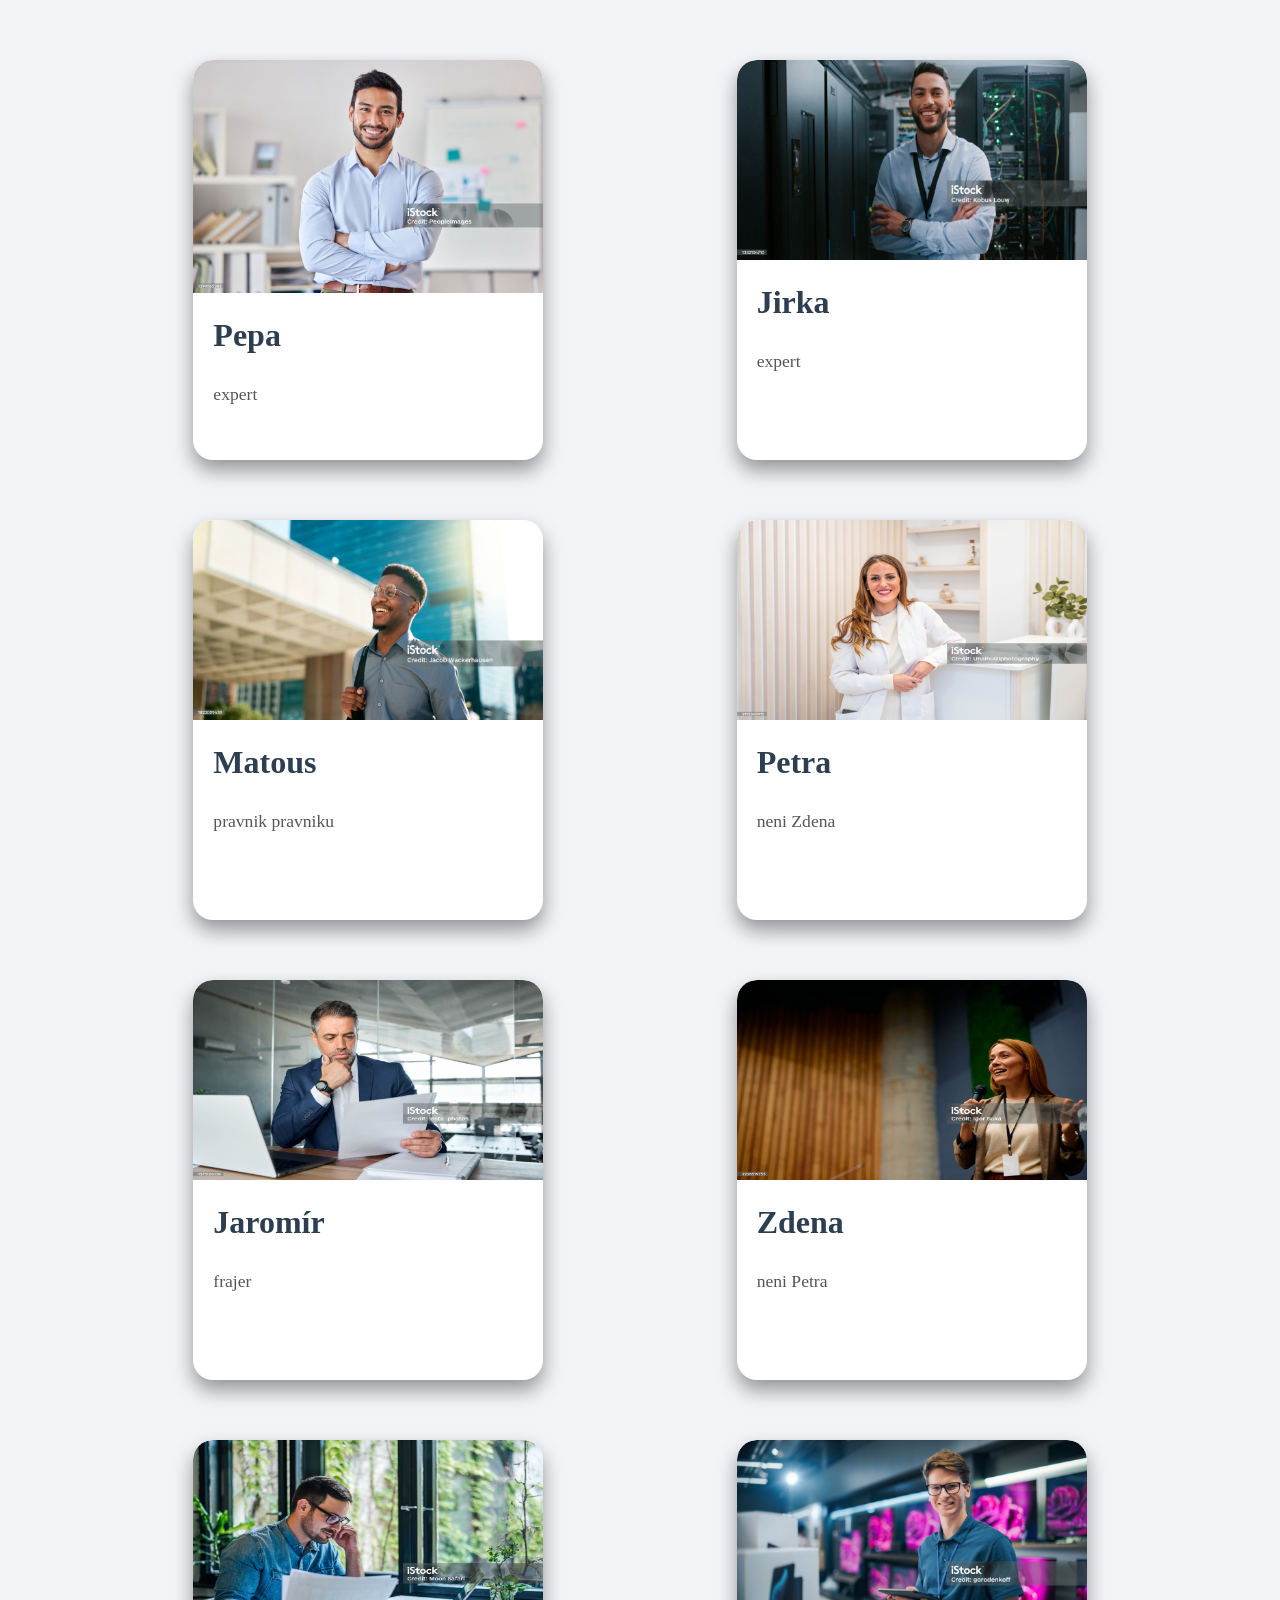
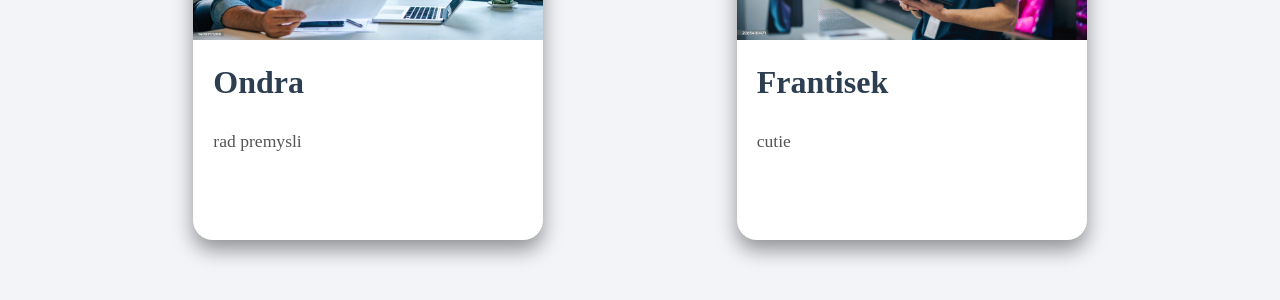
<file: karty/index.html>
<!DOCTYPE html>
<html lang="en">
<head>
    <meta charset="UTF-8">
    <meta name="viewport" content="width=device-width, initial-scale=1.0">
    <title>Karty</title>
    <link rel="stylesheet" href="style.css">

</head>
<body>
    <div class="karta1">
        <img src="istockphoto-1399565382-2048x2048.jpg">
        <h1>
           Pepa
        </h1>
        <p>
            expert
        </p>
    </div>
    <div class="karta2">
        <img src="istockphoto-1332104710-2048x2048.jpg">
        <h1>
           Jirka
        </h1>
        <p>
            expert
        </p>
    </div>
    <div class="karta3">
        <img src="istockphoto-1822009439-2048x2048.jpg">
        <h1>
           Matous
        </h1>
        <p>
            pravnik pravniku
        </p>
    </div>
    <div class="karta4">
        <img src="istockphoto-2115368915-2048x2048.jpg">
        <h1>
           Petra
        </h1>
        <p>
            neni Zdena
        </p>
    </div>
    <div class="karta5">
        <img src="istockphoto-1575126038-2048x2048.jpg">
        <h1>
           Jaromír
        </h1>
        <p>
            frajer
        </p>
    </div>
    <div class="karta6">
        <img src="istockphoto-2228519753-2048x2048.jpg">
        <h1>
           Zdena
        </h1>
        <p>
            neni Petra
        </p>
    </div>
    <div class="karta7">
        <img src="istockphoto-1409751288-2048x2048.jpg">
        <h1>
           Ondra
        </h1>
        <p>
            rad premysli
        </p>
    </div>
    <div class="karta8">
        <img src="istockphoto-2065400471-2048x2048.jpg">
        <h1>
           Frantisek
        </h1>
        <p>
            cutie
        </p>
    </div>
</body>
</html>
</file>
<file: karty/style.css>
*{
    margin: 0;
    padding: 0;
    box-sizing: border-box;
}


body {
    background-color: #f2f4f8;
    color: #333;
    padding: 30px;

    display: flex;
    flex-direction: row;
    flex-wrap: wrap;
    align-items: center;
    justify-content: space-evenly
}


.karta1 {
    width: 350px;
    height: 400px;
    margin: 30px;
    background-color: white;
    border: 15px black;
    border-radius: 20px;
    overflow: hidden;
    box-shadow: 0 10px 20px rgb(0, 0, 0, 0.4);
}

.karta1 img {
    width: 350px;
    height: auto;
    overflow: hidden;
    border-radius: 20px 20px 0 0;
}

.karta1 h1 {
    padding: 20px;
    margin-bottom: 10px;
    color: #2c3e50;
    text-decoration: none;
    font-weight: 600;
    font-size: 200%;
}

.karta1 p {
    padding-left: 20px;
    padding-right: 20px;
    margin-bottom: 25px;
    color: #555;
    text-decoration: none;
    font-weight: 5;
    font-size: 110%;
}

.karta2 {
    width: 350px;
    height: 400px;
    margin: 30px;
    background-color: white;
    border: 15px black;
    border-radius: 20px;
    overflow: hidden;
    box-shadow: 0 10px 20px rgb(0, 0, 0, 0.4);
}

.karta2 img {
    width: 100%;
    height: 200px;
    overflow: hidden;
    border-radius: 20px 20px 0 0;
}

.karta2 h1 {
    padding: 20px;
    margin-bottom: 10px;
    color: #2c3e50;
    text-decoration: none;
    font-weight: 600;
    font-size: 200%;
}

.karta2 p {
    padding-left: 20px;
    padding-right: 20px;
    margin-bottom: 25px;
    color: #555;
    text-decoration: none;
    font-weight: 5;
    font-size: 110%;
}

.karta3 {
    width: 350px;
    height: 400px;
    margin: 30px;
    background-color: white;
    border: 15px black;
    border-radius: 20px;
    overflow: hidden;
    box-shadow: 0 10px 20px rgb(0, 0, 0, 0.4);
}

.karta3 img {
    width: 100%;
    height: 200px;
    overflow: hidden;
    border-radius: 20px 20px 0 0;
}

.karta3 h1 {
    padding: 20px;
    margin-bottom: 10px;
    color: #2c3e50;
    text-decoration: none;
    font-weight: 600;
    font-size: 200%;
}

.karta3 p {
    padding-left: 20px;
    padding-right: 20px;
    margin-bottom: 25px;
    color: #555;
    text-decoration: none;
    font-weight: 5;
    font-size: 110%;
}

.karta4 {
    width: 350px;
    height: 400px;
    margin: 30px;
    background-color: white;
    border: 15px black;
    border-radius: 20px;
    overflow: hidden;
    box-shadow: 0 10px 20px rgb(0, 0, 0, 0.4);
}

.karta4 img {
    width: 100%;
    height: 200px;
    overflow: hidden;
    border-radius: 20px 20px 0 0;
}

.karta4 h1 {
    padding: 20px;
    margin-bottom: 10px;
    color: #2c3e50;
    text-decoration: none;
    font-weight: 600;
    font-size: 200%;
}

.karta4 p {
    padding-left: 20px;
    padding-right: 20px;
    margin-bottom: 25px;
    color: #555;
    text-decoration: none;
    font-weight: 5;
    font-size: 110%;
}

.karta5 {
    width: 350px;
    height: 400px;
    margin: 30px;
    background-color: white;
    border: 15px black;
    border-radius: 20px;
    overflow: hidden;
    box-shadow: 0 10px 20px rgb(0, 0, 0, 0.4);
}

.karta5 img {
    width: 100%;
    height: 200px;
    overflow: hidden;
    border-radius: 20px 20px 0 0;
}

.karta5 h1 {
    padding: 20px;
    margin-bottom: 10px;
    color: #2c3e50;
    text-decoration: none;
    font-weight: 600;
    font-size: 200%;
}

.karta5 p {
    padding-left: 20px;
    padding-right: 20px;
    margin-bottom: 25px;
    color: #555;
    text-decoration: none;
    font-weight: 5;
    font-size: 110%;
}

.karta6 {
    width: 350px;
    height: 400px;
    margin: 30px;
    background-color: white;
    border: 15px black;
    border-radius: 20px;
    overflow: hidden;
    box-shadow: 0 10px 20px rgb(0, 0, 0, 0.4);
}

.karta6 img {
    width: 100%;
    height: 200px;
    overflow: hidden;
    border-radius: 20px 20px 0 0;
}

.karta6 h1 {
    padding: 20px;
    margin-bottom: 10px;
    color: #2c3e50;
    text-decoration: none;
    font-weight: 600;
    font-size: 200%;
}

.karta6 p {
    padding-left: 20px;
    padding-right: 20px;
    margin-bottom: 25px;
    color: #555;
    text-decoration: none;
    font-weight: 5;
    font-size: 110%;
}

.karta7 {
    width: 350px;
    height: 400px;
    margin: 30px;
    background-color: white;
    border: 15px black;
    border-radius: 20px;
    overflow: hidden;
    box-shadow: 0 10px 20px rgb(0, 0, 0, 0.4);
}

.karta7 img {
    width: 100%;
    height: 200px;
    overflow: hidden;
    border-radius: 20px 20px 0 0;
}

.karta7 h1 {
    padding: 20px;
    margin-bottom: 10px;
    color: #2c3e50;
    text-decoration: none;
    font-weight: 600;
    font-size: 200%;
}

.karta7 p {
    padding-left: 20px;
    padding-right: 20px;
    margin-bottom: 25px;
    color: #555;
    text-decoration: none;
    font-weight: 5;
    font-size: 110%;
}

.karta8 {
    width: 350px;
    height: 400px;
    margin: 30px;
    background-color: white;
    border: 15px black;
    border-radius: 20px;
    overflow: hidden;
    box-shadow: 0 10px 20px rgb(0, 0, 0, 0.4);
}

.karta8 img {
    width: 100%;
    height: 200px;
    overflow: hidden;
    border-radius: 20px 20px 0 0;
}

.karta8 h1 {
    padding: 20px;
    margin-bottom: 10px;
    color: #2c3e50;
    text-decoration: none;
    font-weight: 600;
    font-size: 200%;
}

.karta8 p {
    padding-left: 20px;
    padding-right: 20px;
    margin-bottom: 25px;
    color: #555;
    text-decoration: none;
    font-weight: 5;
    font-size: 110%;
}
</file>
